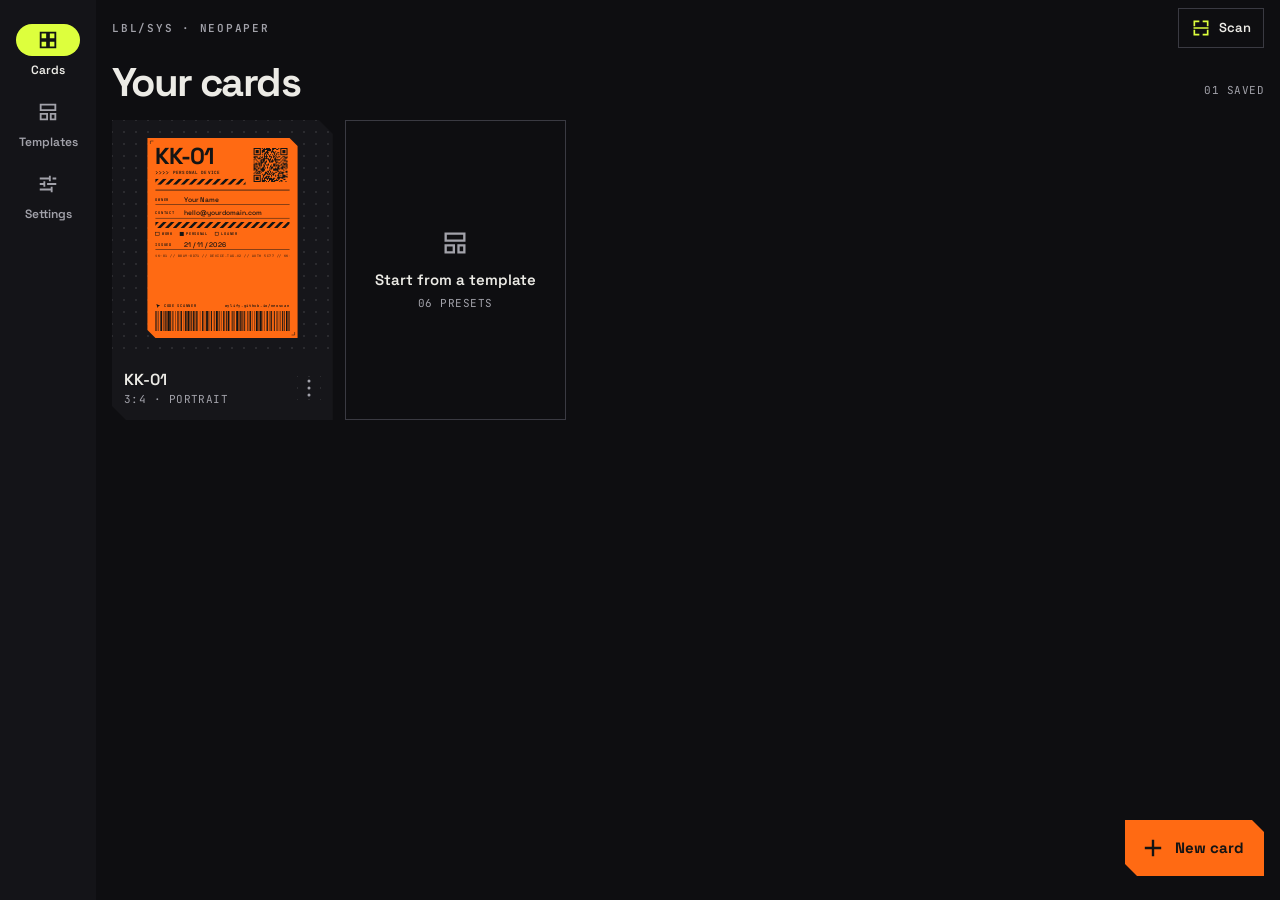
<file: index.html>
<!doctype html>
<html lang="en">
<head>
  <meta charset="utf-8">
  <meta name="viewport" content="width=device-width, initial-scale=1, viewport-fit=cover, interactive-widget=resizes-content">
  <title>NEOPAPER</title>
  <meta name="description" content="Device-label wallpapers with your contact QR and a reader-app barcode. Works offline; everything stays on your device.">
  <meta name="theme-color" content="#0E0E11">
  <meta name="color-scheme" content="dark">
  <meta name="apple-mobile-web-app-capable" content="yes">
  <meta name="mobile-web-app-capable" content="yes">
  <meta name="apple-mobile-web-app-status-bar-style" content="black-translucent">
  <meta name="apple-mobile-web-app-title" content="NEOPAPER">
  <link rel="manifest" href="manifest.webmanifest">
  <link rel="icon" href="icons/favicon.svg" type="image/svg+xml">
  <link rel="apple-touch-icon" href="icons/apple-touch-icon.png">
  <link rel="preload" href="fonts/space_grotesk.ttf" as="font" type="font/ttf" crossorigin>
  <link rel="preload" href="fonts/jetbrains_mono.ttf" as="font" type="font/ttf" crossorigin>
  <link rel="modulepreload" href="js/app.js">
  <link rel="modulepreload" href="js/ui.js">
  <link rel="modulepreload" href="js/state.js">
  <link rel="modulepreload" href="js/nav.js">
  <link rel="modulepreload" href="js/render.js">
  <link rel="modulepreload" href="js/home.js">
  <link rel="modulepreload" href="js/builder.js">
  <link rel="modulepreload" href="js/cardedit.js">
  <link rel="modulepreload" href="js/editors.js">
  <link rel="modulepreload" href="js/scan.js">
  <link rel="modulepreload" href="js/model.js">
  <link rel="modulepreload" href="js/np1.js">
  <link rel="modulepreload" href="js/store.js">
  <link rel="modulepreload" href="js/photo.js">
  <link rel="modulepreload" href="js/previews.js">
  <link rel="modulepreload" href="js/codes.js">
  <link rel="modulepreload" href="js/qr.js">
  <link rel="modulepreload" href="js/capacity.js">
  <link rel="modulepreload" href="js/code128.js">
  <link rel="modulepreload" href="js/colors.js">
  <link rel="modulepreload" href="js/colorpicker.js">
  <link rel="modulepreload" href="js/sheet.js">
  <link rel="modulepreload" href="js/export.js">
  <link rel="modulepreload" href="js/install.js">
  <link rel="modulepreload" href="js/config.js">
  <link rel="modulepreload" href="js/parse.js">
  <link rel="stylesheet" href="css/style.css">
</head>
<body>
  <div id="app"></div>
  <div class="boot" id="boot" aria-hidden="true"><i></i></div>

  <div class="toast" id="toast" role="status" aria-live="polite"></div>
  <div class="busy" id="busy" hidden role="alert" aria-live="assertive">
    <div class="busy-card"><i></i></div>
    <p class="busy-text mono-label"></p>
  </div>

  <noscript><p class="fatal">NEOPAPER needs JavaScript.</p></noscript>
  <script type="module" src="js/app.js"></script>
</body>
</html>
</file>
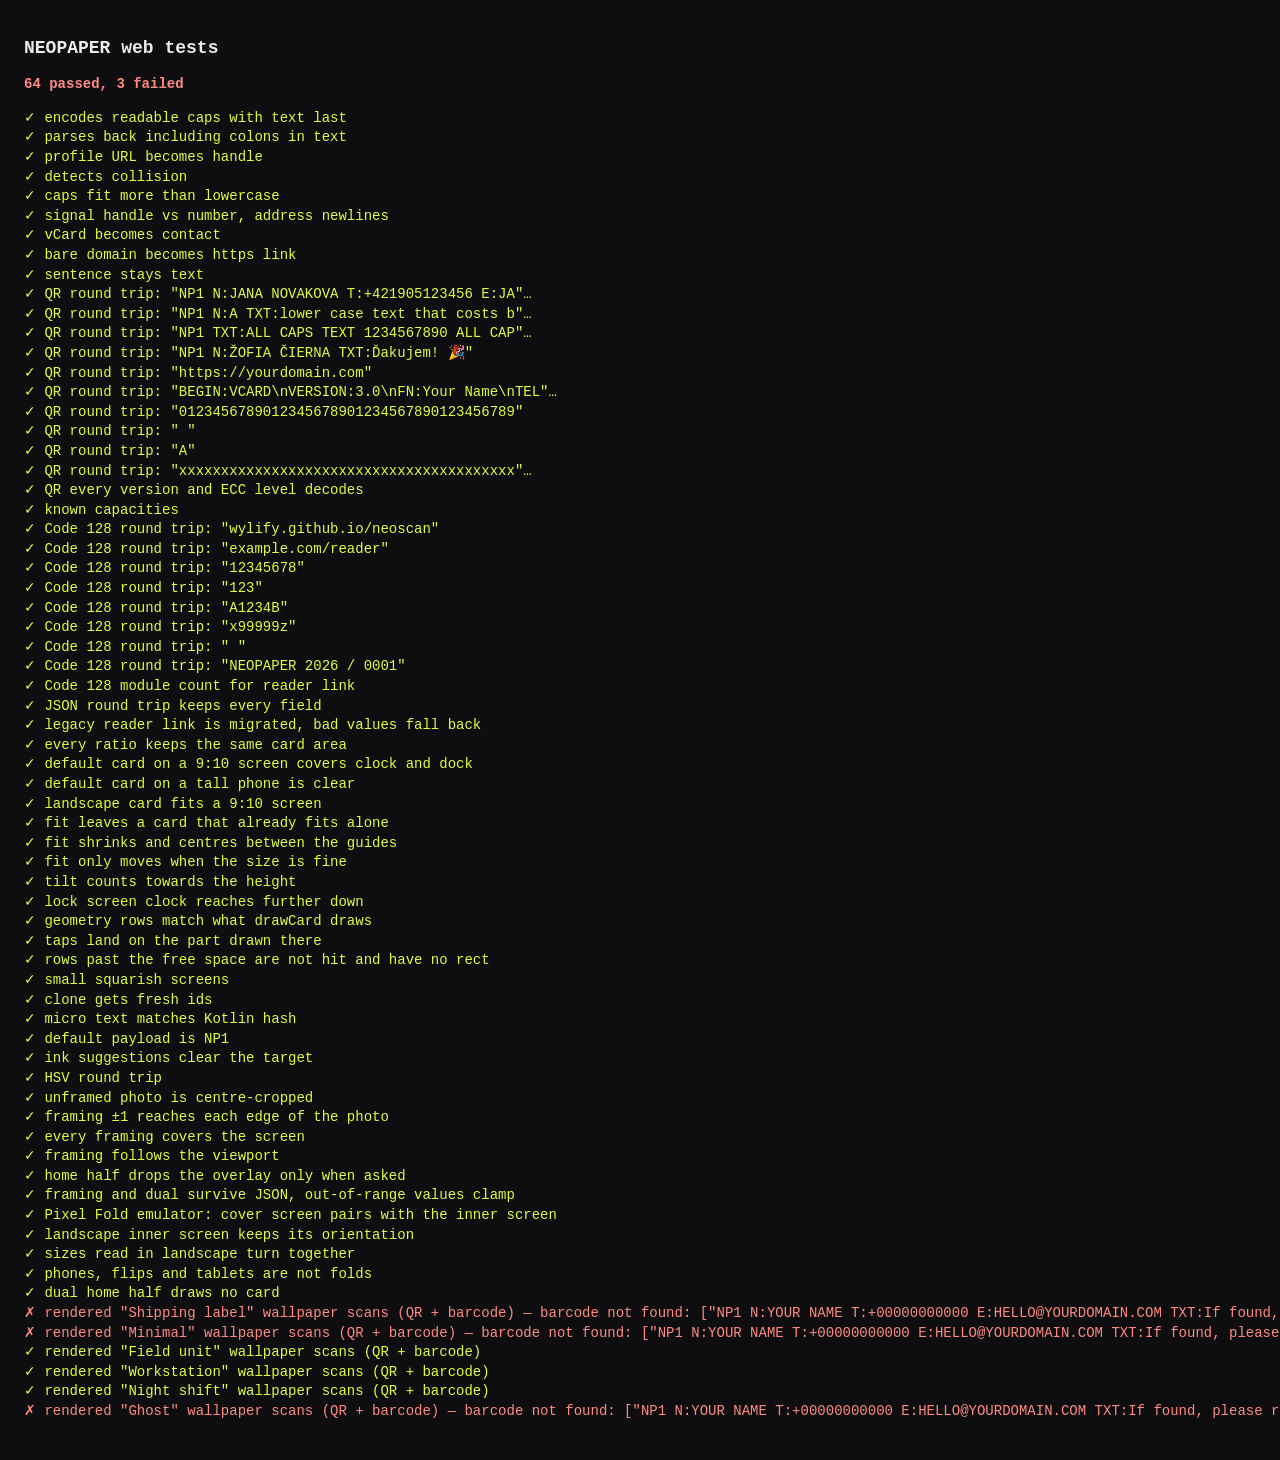
<file: tests/index.html>
<!doctype html>
<html lang="en">
<head>
  <meta charset="utf-8">
  <meta name="viewport" content="width=device-width, initial-scale=1">
  <title>NEOPAPER web tests</title>
  <style>
    body { font: 14px/1.4 ui-monospace, Menlo, monospace; background: #0E0E11; color: #ECEBE6; padding: 16px; }
    .ok { color: #DDFF3D; } .fail { color: #FF8A80; } h1 { font-size: 18px; }
  </style>
</head>
<body>
  <h1>NEOPAPER web tests</h1>
  <p id="sum">Running…</p>
  <pre id="out"></pre>
  <script src="../vendor/zxing/zxing-reader.js"></script>
  <script type="module">
    import { encodeNp1, normalize, collides, NP_KEYS } from '../js/np1.js';
    import { interpret, parseNp1 } from '../js/parse.js';
    import { encodeQr, ECC, dataBits } from '../js/qr.js';
    import { plan } from '../js/capacity.js';
    import { code128Widths } from '../js/code128.js';
    import { cardCodes } from '../js/codes.js';
    import { newCard, toJson, fromJson, templates, payload, unitSize, cloneCard, makeRow, homeOnly } from '../js/model.js';
    import { foldFrom, foldStrip } from '../js/fold.js';
    import { suggestInk, suggestBackdrop, contrast, INK_TARGET, toHsv, fromHsv } from '../js/colors.js';
    import { drawWallpaper, drawCard, microText, cardGeometry, hitTarget, targetRect, photoRect } from '../js/render.js';
    import { cardOverlaps, cardPlacement, fitBetweenGuides, isSmallSquarish } from '../js/placement.js';

    const ZX = window.ZXingWASM;
    ZX.prepareZXingModule({ overrides: { locateFile: (p, prefix) => (p.endsWith('.wasm') ? new URL(`../vendor/zxing/${p}`, location.href).href : prefix + p) }, fireImmediately: true });

    const out = document.getElementById('out');
    let pass = 0, fail = 0;
    const log = (cls, msg) => { const s = document.createElement('span'); s.className = cls; s.textContent = msg + '\n'; out.append(s); };
    async function test(name, fn) {
      try { await fn(); pass++; log('ok', '✓ ' + name); }
      catch (e) { fail++; log('fail', '✗ ' + name + ' — ' + (e && e.message || e)); console.error(name, e); }
    }
    const eq = (a, b, m = '') => { const A = JSON.stringify(a), B = JSON.stringify(b); if (A !== B) throw new Error(`${m} expected ${B}, got ${A}`); };
    const ok = (c, m = 'assertion failed') => { if (!c) throw new Error(m); };
    const f = (key, value) => ({ key, value });
    import { invert } from '../js/scan.js';

    /** Renders a QR matrix to ImageData (4 px modules, 4-module quiet zone) and decodes it. */
    async function decodeQr(q, scale = 4) {
      const n = q.size + 8, c = document.createElement('canvas'); c.width = c.height = n * scale;
      const x = c.getContext('2d'); x.fillStyle = '#fff'; x.fillRect(0, 0, c.width, c.height); x.fillStyle = '#000';
      for (let y = 0; y < q.size; y++) for (let i = 0; i < q.size; i++) if (q.modules[y * q.size + i]) x.fillRect((i + 4) * scale, (y + 4) * scale, scale, scale);
      const r = await ZX.readBarcodes(x.getImageData(0, 0, c.width, c.height), { formats: ['QRCode'], tryHarder: true });
      return r[0];
    }
    async function decodeBar(text) {
      const w = code128Widths(text), mod = 3, total = w.reduce((a, b) => a + b, 0);
      const c = document.createElement('canvas'); c.width = (total + 20) * mod; c.height = 80;
      const x = c.getContext('2d'); x.fillStyle = '#fff'; x.fillRect(0, 0, c.width, c.height); x.fillStyle = '#000';
      let p = 10;
      w.forEach((v, i) => { if (i % 2 === 0) x.fillRect(p * mod, 10, v * mod, 60); p += v; });
      const r = await ZX.readBarcodes(x.getImageData(0, 0, c.width, c.height), { formats: ['Code128'], tryHarder: true });
      return r[0]?.text;
    }

    // ── NP1 (ported from Np1Test.kt) ──
    await test('encodes readable caps with text last', () => {
      eq(encodeNp1([f('TXT', 'Call me after 18:00!'), f('N', 'Jana Novakova'), f('T', '+421 905 123 456'), f('E', 'jana@novak.sk'),
        f('W', 'https://www.novak.sk/Shop'), f('IG', '@jana.novak'), f('A', 'Hlavna 12, 81101 Bratislava, SK'), f('X', '')]),
        'NP1 N:JANA NOVAKOVA T:+421905123456 E:JANA@NOVAK.SK W:NOVAK.SK/Shop IG:JANA.NOVAK A:HLAVNA 12/81101 BRATISLAVA/SK TXT:Call me after 18:00!');
    });
    await test('parses back including colons in text', () => {
      eq(parseNp1('NP1 N:JANA T:+421905 W:A.SK/X:Y TXT:Note: X:not a key'), [['N', 'JANA'], ['T', '+421905'], ['W', 'A.SK/X:Y'], ['TXT', 'Note: X:not a key']]);
    });
    await test('profile URL becomes handle', () => eq(normalize('X', 'https://x.com/jananovak'), 'JANANOVAK'));
    await test('detects collision', () => { ok(collides('N', 'Jana T:2')); ok(!collides('TXT', 'Jana T:2')); ok(!collides('N', 'Jana')); });
    await test('caps fit more than lowercase', () => {
      const caps = plan('NP1 TXT:' + 'HELLO WORLD '.repeat(10)), lower = plan('NP1 TXT:' + 'hello world '.repeat(10));
      ok(caps.freeBits > lower.freeBits); ok(caps.moreCaps > 0);
    });
    await test('signal handle vs number, address newlines', () => {
      eq(normalize('SIG', '@jana.01'), 'JANA.01'); eq(normalize('SIG', '+421 905'), '+421905'); eq(normalize('A', 'A 1\nB 2'), 'A 1/B 2');
    });

    // ── Scan parsing (ScannerTest.kt) ──
    await test('vCard becomes contact', () => {
      const r = interpret('BEGIN:VCARD\nVERSION:3.0\nFN:Your Name\nTEL;TYPE=CELL:+00 000\nEMAIL:hello@yourdomain.com\nORG:Wylify\nEND:VCARD', 'QRCode');
      eq([r.kind, r.name, r.phones, r.emails, r.org], ['contact', 'Your Name', ['+00 000'], ['hello@yourdomain.com'], 'Wylify']);
    });
    await test('bare domain becomes https link', () => { const r = interpret('wylify.github.io/neoscan', 'Code128'); eq([r.kind, r.url, r.format], ['link', 'https://wylify.github.io/neoscan', 'CODE 128']); });
    await test('sentence stays text', () => eq(interpret('If found, please return.', 'QRCode').kind, 'text'));

    // ── QR encoder round trips through zxing ──
    await ZX.readBarcodes(new ImageData(8, 8), { formats: ['QRCode'] }).catch(() => {});
    const samples = [
      'NP1 N:JANA NOVAKOVA T:+421905123456 E:JANA@NOVAK.SK',
      'NP1 N:A TXT:' + 'lower case text that costs bytes '.repeat(6),
      'NP1 TXT:' + 'ALL CAPS TEXT 1234567890 '.repeat(12),
      'NP1 N:ŽOFIA ČIERNA TXT:Ďakujem! 🎉',
      'https://yourdomain.com', 'BEGIN:VCARD\nVERSION:3.0\nFN:Your Name\nTEL:+00 000 000 000\nEMAIL:hello@yourdomain.com\nEND:VCARD',
      '0123456789012345678901234567890123456789', ' ', 'A', 'x'.repeat(600),
    ];
    for (const s of samples) {
      await test(`QR round trip: ${JSON.stringify(s.slice(0, 40))}${s.length > 40 ? '…' : ''}`, async () => {
        const pl = plan(s);
        const q = encodeQr(s, { minVersion: pl.version, ecc: pl.ecc, boost: false });
        ok(q, 'encoder returned null');
        eq(q.version, pl.version, 'version vs plan');
        const r = await decodeQr(q);
        ok(r, 'zxing could not decode');
        eq(r.text, s, 'decoded text');
      });
    }
    await test('QR every version and ECC level decodes', async () => {
      for (let v = 1; v <= 40; v += (v < 12 ? 1 : 3)) {
        for (const e of [ECC.L, ECC.M, ECC.Q, ECC.H]) {
          const cap = dataBits(v, e);
          // Fill most of the version with alphanumeric data so this exact version is chosen.
          const len = Math.floor((cap - 4 - 13 - 8) / 5.5);
          const text = 'NEOPAPER-'.repeat(Math.ceil(len / 9)).slice(0, len);
          const q = encodeQr(text, { minVersion: v, ecc: e, boost: false });
          eq([q.version, q.ecc], [v, e], `V${v}/${e}`);
          const r = await decodeQr(q, 3);
          ok(r && r.text === text, `V${v} ECC ${'LMQH'[e]} failed to decode`);
        }
      }
    });
    await test('known capacities', () => { eq(dataBits(1, ECC.L), 152); eq(dataBits(10, ECC.L), 2192); eq(dataBits(40, ECC.L), 23648); eq(dataBits(40, ECC.H), 10208); });

    // ── Code 128 ──
    for (const s of ['wylify.github.io/neoscan', 'example.com/reader', '12345678', '123', 'A1234B', 'x99999z', ' ', 'NEOPAPER 2026 / 0001']) {
      await test(`Code 128 round trip: ${JSON.stringify(s)}`, async () => eq(await decodeBar(s), s));
    }
    await test('Code 128 module count for reader link', () => eq(code128Widths('wylify.github.io/neoscan').reduce((a, b) => a + b, 0), 299));

    // ── Model ──
    await test('JSON round trip keeps every field', () => {
      for (const [, t] of templates()) { const a = toJson(t), b = toJson(fromJson(JSON.parse(JSON.stringify(a)))); b.qr.fields.forEach((x, i) => (x.id = a.qr.fields[i]?.id)); eq(b, a); }
    });
    await test('legacy reader link is migrated, bad values fall back', () => {
      const c = fromJson({ barcodeLink: 'example.com/reader', barcodeCaption: 'READER APP', ratio: 'nope', rows: [{ kind: 'zzz', h: 999 }], qr: { fields: [{ k: 'BAD' }, { k: 'N', v: 'A' }] } });
      eq([c.barcodeLink, c.barcodeCaption, c.ratio, c.rows[0].kind, c.rows[0].height, c.qr.fields.length], ['wylify.github.io/neoscan', 'CODE SCANNER', 'R3_4', 'space', 64, 1]);
    });
    await test('every ratio keeps the same card area', () => {
      for (const r of ['R3_4', 'R2_3', 'R9_16', 'R1_1']) { const [w, h] = unitSize(newCard({ ratio: r })); ok(Math.abs(w * h - 120000) < 400, r); }
      eq(unitSize(newCard()), [300, 400]); eq(unitSize(newCard({ landscape: true })), [400, 300]);
    });
    // Same cases as the Android app's PlacementTest.
    await test('default card on a 9:10 screen covers clock and dock', () => eq(cardOverlaps(newCard(), 1080, 1200), { clock: true, dock: true }));
    await test('default card on a tall phone is clear', () => eq(cardOverlaps(newCard(), 1080, 2400), { clock: false, dock: false }));
    await test('landscape card fits a 9:10 screen', () => eq(cardOverlaps(newCard({ landscape: true }), 1080, 1200), { clock: false, dock: false }));
    await test('fit leaves a card that already fits alone', () => { const c = newCard({ nudge: 0.05 }); ok(fitBetweenGuides(c, 1080, 2400) === c); });
    await test('fit shrinks and centres between the guides', () => {
      const f = fitBetweenGuides(newCard(), 1080, 1200);
      eq(cardOverlaps(f, 1080, 1200), { clock: false, dock: false }); ok(f.cardSize < 0.74);
    });
    await test('fit only moves when the size is fine', () => {
      const c = newCard({ cardSize: 0.5, nudge: -0.25 }), f = fitBetweenGuides(c, 1080, 2400);
      eq(f.cardSize, 0.5); ok(f.nudge > c.nudge); eq(cardOverlaps(f, 1080, 2400), { clock: false, dock: false });
    });
    await test('tilt counts towards the height', () => {
      ok(cardPlacement(newCard({ tilt: 8 }), 1080, 2400).boundsH > cardPlacement(newCard(), 1080, 2400).boundsH);
      eq(cardOverlaps(fitBetweenGuides(newCard({ tilt: 8 }), 1080, 1200), 1080, 1200), { clock: false, dock: false });
    });
    await test('lock screen clock reaches further down', () => {
      // Sits just below the home screen's At a Glance but under the lock screen's large clock.
      const c = newCard({ cardSize: 0.5, nudge: -0.18 });
      eq(cardOverlaps(c, 1080, 2400, 'HOME'), { clock: false, dock: false });
      eq(cardOverlaps(c, 1080, 2400, 'LOCK'), { clock: true, dock: false });
      eq(cardOverlaps(fitBetweenGuides(c, 1080, 2400, 'LOCK'), 1080, 2400, 'LOCK'), { clock: false, dock: false });
    });
    // ── Card geometry (shared by drawing, hit-testing and the on-card editor) ──
    await test('geometry rows match what drawCard draws', () => {
      for (const [, t] of templates()) {
        const g = cardGeometry(t), ctx = document.createElement('canvas').getContext('2d');
        const info = drawCard(ctx, t, cardCodes(payload(t.qr), t.barcodeLink), 0, 0, 300);
        eq([g.rowsShown, g.rows.length], [info.shown, info.total]);
      }
    });
    await test('taps land on the part drawn there', () => {
      const c = newCard(), g = cardGeometry(c);
      const centre = (r) => [r.x + r.w / 2, r.y + r.h / 2];
      eq(hitTarget(g, ...centre(g.qrRect)), 'qr');
      eq(hitTarget(g, ...centre(g.code)), 'header');
      eq(hitTarget(g, ...centre(g.footer)), 'footer');
      for (const s of g.rows.filter((x) => x.fits)) eq(hitTarget(g, 150, s.top + s.height / 2), s.row.id);
      ok(targetRect(g, 'footer').y > targetRect(g, g.rows[0].row.id).y);
    });
    await test('rows past the free space are not hit and have no rect', () => {
      const c = newCard({ rows: Array.from({ length: 14 }, () => makeRow('owner')) }), g = cardGeometry(c);
      const off = g.rows.filter((s) => !s.fits);
      ok(off.length > 0 && g.rows.slice(g.rowsShown).every((s) => !s.fits));
      for (const s of off) { ok(targetRect(g, s.row.id) === null); ok(hitTarget(g, 150, s.top + 2) !== s.row.id); }
    });
    await test('small squarish screens', () => {
      ok(isSmallSquarish(520, 578)); ok(isSmallSquarish(443, 492)); ok(!isSmallSquarish(412, 915)); ok(!isSmallSquarish(790, 820));
    });
    await test('clone gets fresh ids', () => { const a = newCard(), b = cloneCard(a); ok(a.rows[0].id !== b.rows[0].id && a.qr.fields[0].id !== b.qr.fields[0].id); });
    await test('micro text matches Kotlin hash', () => ok(microText('KK-01').startsWith('KK-01 // ')));
    await test('default payload is NP1', () => eq(payload(newCard().qr), 'NP1 N:YOUR NAME T:+00000000000 E:HELLO@YOURDOMAIN.COM TXT:If found, please return.'));

    // ── Colours ──
    await test('ink suggestions clear the target', () => {
      // Mid-grey is left out: nothing reaches 7:1 against it (the Kotlin version behaves the same).
      for (const c of [0xFFFF6A13, 0xFFDDFF3D, 0xFF141414, 0xFF2A1B3D].map((x) => x | 0)) suggestInk(c).forEach((s) => ok(contrast(s, c) >= INK_TARGET - 0.01, c.toString(16)));
      ok(suggestBackdrop(0xFFFF6A13 | 0).length > 0);
    });
    await test('HSV round trip', () => { for (const c of [0xFFFF6A13, 0xFF123456, 0xFFFFFFFF, 0xFF000000].map((x) => x | 0)) eq(fromHsv(...toHsv(c)), c); });

    // ── Photo framing (PhotoFramingTest.kt) ──
    const near = (a, b, m = '') => { if (Math.abs(a - b) > 0.01) throw new Error(`${m} expected ${b}, got ${a}`); };
    await test('unframed photo is centre-cropped', () => {
      const r = photoRect(newCard(), 2000, 1000, { x: 0, y: 0, w: 1080, h: 2400 });
      near(r.h, 2400); near(r.w, 4800); near(r.x, -(4800 - 1080) / 2); near(r.y, 0);
    });
    await test('framing ±1 reaches each edge of the photo', () => {
      const vp = { x: 0, y: 0, w: 1080, h: 2400 };
      near(photoRect(newCard({ photoX: -1 }), 2000, 1000, vp).x, 0, 'left');
      const r = photoRect(newCard({ photoX: 1 }), 2000, 1000, vp); near(r.x + r.w, 1080, 'right');
      const z = photoRect(newCard({ photoZoom: 2, photoY: 1 }), 2000, 1000, vp); near(z.y + z.h, 2400, 'bottom');
    });
    await test('every framing covers the screen', () => {
      const vp = { x: 0, y: 0, w: 1080, h: 2400 };
      for (const zoom of [1, 1.7, 5]) for (const x of [-1, 0, 0.4, 1]) for (const y of [-1, 0.3, 1]) {
        const r = photoRect(newCard({ photoZoom: zoom, photoX: x, photoY: y }), 1600, 1200, vp);
        ok(r.x <= 0.01 && r.y <= 0.01 && r.x + r.w >= 1079.99 && r.y + r.h >= 2399.99, JSON.stringify([zoom, x, y, r]));
      }
    });
    await test('framing follows the viewport', () => {
      const r = photoRect(newCard(), 1000, 1000, { x: 100, y: 50, w: 500, h: 500 });
      near(r.x, 100); near(r.y, 50); near(r.w, 500);
    });
    await test('home half drops the overlay only when asked', () => {
      eq(homeOnly(newCard({ overlay: 'GRID' })).overlay, 'GRID');
      eq(homeOnly(newCard({ overlay: 'GRID', homeOverlay: false })).overlay, 'NONE');
    });
    await test('framing and dual survive JSON, out-of-range values clamp', () => {
      const c = fromJson(JSON.parse(JSON.stringify(toJson(newCard({ photoZoom: 2.5, photoX: -0.4, photoY: 0.8, dual: true, homeOverlay: false })))));
      eq([c.photoZoom, c.photoX, c.photoY, c.dual, c.homeOverlay], [2.5, -0.4, 0.8, true, false]);
      const d = fromJson({ photoZoom: 99, photoX: -7, photoY: 'x' });
      eq([d.photoZoom, d.photoX, d.photoY, d.dual, d.homeOverlay], [5, -1, 0, false, true]);
    });

    // ── Foldables (FoldTest.kt) ──
    await test('Pixel Fold emulator: cover screen pairs with the inner screen', () => {
      const g = foldFrom([[1080, 2364], [2076, 2152]]);
      eq(g, { closedW: 1080, closedH: 2364, openW: 2076, openH: 2152 });
      const s = foldStrip(g);
      near(s.h, 2152); near(s.w, 2152 * 1080 / 2364); near(s.x + s.w / 2, 1038);
    });
    await test('landscape inner screen keeps its orientation', () => {
      const g = foldFrom([[1080, 2092], [2208, 1840]]);
      eq(g, { closedW: 1080, closedH: 2092, openW: 2208, openH: 1840 });
      near(foldStrip(g).h, 1840);
    });
    await test('sizes read in landscape turn together', () => {
      eq(foldFrom([[2364, 1080], [2152, 2076]]), { closedW: 1080, closedH: 2364, openW: 2076, openH: 2152 });
    });
    await test('phones, flips and tablets are not folds', () => {
      eq(foldFrom([[1080, 2400]]), null); eq(foldFrom([[2560, 1600]]), null);
      eq(foldFrom([[1080, 2640], [720, 748]]), null);
    });
    await test('dual home half draws no card', () => {
      const c = document.createElement('canvas'); c.width = 270; c.height = 600;
      const x = c.getContext('2d'), t = newCard();
      const info = drawWallpaper(x, t, cardCodes(payload(t.qr), t.barcodeLink), null, 270, 600, { card: false });
      eq(info, null);
      const px = x.getImageData(135, 300, 1, 1).data; // the card's centre: still the backdrop colour
      eq([px[0], px[1], px[2]], [0xE7, 0xE6, 0xE2]);
    });

    // ── Rendering: a rendered card scans ──
    await document.fonts.ready;
    for (const [name, t] of templates()) {
      await test(`rendered "${name}" wallpaper scans (QR + barcode)`, async () => {
        const W = 1080, H = 2400, c = document.createElement('canvas'); c.width = W; c.height = H;
        const x = c.getContext('2d');
        drawWallpaper(x, t, cardCodes(payload(t.qr), t.barcodeLink), null, W, H);
        const d = x.getImageData(0, 0, W, H);
        const r = await ZX.readBarcodes(d, { formats: ['QRCode', 'Code128'], tryHarder: true, maxNumberOfSymbols: 4 });
        // zxing does not read light-on-dark 1D codes; the scanner retries on an inverted frame.
        invert(d);
        const r2 = await ZX.readBarcodes(d, { formats: ['Code128'], tryHarder: true, maxNumberOfSymbols: 2 });
        const texts = [...r, ...r2].map((z) => z.text);
        ok(texts.includes(payload(t.qr)), 'QR not found: ' + JSON.stringify(texts));
        ok(texts.includes(t.barcodeLink), 'barcode not found: ' + JSON.stringify(texts));
      });
    }

    document.getElementById('sum').innerHTML = `<b class="${fail ? 'fail' : 'ok'}">${pass} passed, ${fail} failed</b>`;
    window.__results = { pass, fail };
  </script>
</body>
</html>
</file>
<file: css/style.css>
/* NEOPAPER web: same ink, accents and cut-corner shapes as the Android app and NEOSCAN. */

@font-face { font-family: 'Space Grotesk'; src: url(../fonts/space_grotesk.ttf) format('truetype'); font-weight: 300 700; font-display: swap; }
@font-face { font-family: 'JetBrains Mono'; src: url(../fonts/jetbrains_mono.ttf) format('truetype'); font-weight: 100 800; font-display: swap; }
/* Foreign-script warning fillers (SIL OFL 1.1), cut down to the glyphs those rows print. */
@font-face { font-family: 'Warn Hanzi'; src: url(../fonts/warn_hanzi.ttf) format('truetype'); font-display: swap; }
@font-face { font-family: 'Warn Kana'; src: url(../fonts/warn_kana.ttf) format('truetype'); font-display: swap; }
@font-face { font-family: 'Warn Cyrillic'; src: url(../fonts/warn_cyrillic.ttf) format('truetype'); font-display: swap; }
@font-face { font-family: 'Warn Hangul'; src: url(../fonts/warn_hangul.ttf) format('truetype'); font-display: swap; }

:root {
  --bg: #0E0E11; --surface: #16161A; --surface2: #1E1E24; --bar: #141418; --line: #24242B;
  --outline: #3A3A42; --outline-strong: #5A5A63; --text: #ECEBE6; --muted: #A2A2AA;
  --orange: #FF6A13; --lime: #DDFF3D; --on-accent: #141414; --error: #FF8A80;
  --sans: 'Space Grotesk', system-ui, -apple-system, sans-serif;
  --mono: 'JetBrains Mono', ui-monospace, Menlo, monospace;
  --safe-t: env(safe-area-inset-top, 0px); --safe-b: env(safe-area-inset-bottom, 0px);
  --safe-l: env(safe-area-inset-left, 0px); --safe-r: env(safe-area-inset-right, 0px);
  --gut: max(16px, var(--safe-l));
  --ease: cubic-bezier(.2, .9, .3, 1);
  color-scheme: dark;
}

* { box-sizing: border-box; }
html, body { margin: 0; height: 100%; background: var(--bg); color: var(--text); font-family: var(--sans); -webkit-font-smoothing: antialiased; -webkit-text-size-adjust: 100%; }
body { overflow: hidden; overscroll-behavior: none; -webkit-tap-highlight-color: transparent; font-size: 14px; line-height: 20px; }
button, input, textarea { font: inherit; color: inherit; }
button { background: none; border: 0; padding: 0; cursor: pointer; text-align: inherit; touch-action: manipulation; }
button:disabled { cursor: default; opacity: .38; }
a { color: inherit; text-decoration: none; }
[hidden] { display: none !important; }
:focus-visible { outline: 2px solid var(--lime); outline-offset: 2px; }
p { margin: 0; }
h1, h2 { margin: 0; }

svg.ico { width: 24px; height: 24px; fill: none; stroke: currentColor; stroke-width: 2; stroke-linecap: square; stroke-linejoin: miter; flex: none; }
svg.ico.dots { stroke-width: 3; stroke-linecap: round; }
svg.ico.filled { fill: currentColor; stroke: none; }

.mono-label, .section-label { font-family: var(--mono); font-weight: 600; font-size: 11px; letter-spacing: .16em; line-height: 16px; }
.mono-small { font-family: var(--mono); font-size: 11px; letter-spacing: .04em; color: var(--muted); line-height: 16px; }
.section-label { color: var(--muted); }
.section-label.orange { color: var(--orange); }
.mt { margin-top: 14px; }
.muted { color: var(--muted); }
.lime { color: var(--lime) !important; } .orange { color: var(--orange) !important; } .error { color: var(--error) !important; }
.grow { flex: 1; min-width: 0; }
.title { font-weight: 600; font-size: 15px; line-height: 20px; }
.body { font-size: 13px; line-height: 18px; }
.lead { color: var(--muted); padding: 0 0 12px; }
.ellip { white-space: nowrap; overflow: hidden; text-overflow: ellipsis; }
.cut { clip-path: polygon(0 0, calc(100% - 14px) 0, 100% 14px, 100% 100%, 14px 100%, 0 calc(100% - 14px)); }
.cut-s { clip-path: polygon(0 0, calc(100% - 8px) 0, 100% 8px, 100% 100%, 8px 100%, 0 calc(100% - 8px)); }
.dots { background-color: transparent; background-image: radial-gradient(circle, rgba(255, 255, 255, .09) 1px, transparent 1.4px); background-size: 12px 12px; background-position: 6px 6px; }
.stack { display: flex; flex-direction: column; gap: 12px; }
.stack.tight { gap: 6px; }
.row { display: flex; gap: 12px; }
.row > * { flex: 1; min-width: 0; }
.row > .wide { flex: 1.3; }
.inline { display: flex; align-items: center; gap: 8px; }
.w64 { width: 64px; flex: none; }
.note { font-size: 12px; line-height: 16px; color: var(--muted); }
.note.warn { color: var(--orange); }

#app { position: fixed; inset: 0; overflow: hidden; }
.screen { position: absolute; inset: 0; display: flex; flex-direction: column; background: var(--bg); overflow: hidden; outline: none; }
.screen.covered { visibility: hidden; }
.screen.covered.gone { display: none; }
.scroll { flex: 1; overflow-y: auto; overscroll-behavior: contain; padding: 0 calc(var(--safe-r) + 16px) 24px var(--gut); display: flex; flex-direction: column; gap: 12px; -webkit-overflow-scrolling: touch; }
.fatal { padding: 32px 16px; max-width: 480px; margin: auto; }

.boot { position: fixed; inset: 0; display: grid; place-items: center; background: var(--bg); z-index: 1; }
.boot i { width: 48px; height: 64px; background: var(--orange); clip-path: polygon(0 0, calc(100% - 8px) 0, 100% 8px, 100% 100%, 8px 100%, 0 calc(100% - 8px)); animation: pulse 1s ease-in-out infinite alternate; }
@keyframes pulse { to { opacity: .4; } }

/* ── Buttons ─────────────────────────────────────────────────────────────────────── */

.btn {
  --cut: 10px;
  position: relative; display: inline-flex; align-items: center; justify-content: center; gap: 8px;
  min-height: 52px; padding: 0 16px; font-weight: 700; font-size: 15px; white-space: nowrap;
  clip-path: polygon(0 0, calc(100% - var(--cut)) 0, 100% var(--cut), 100% 100%, var(--cut) 100%, 0 calc(100% - var(--cut)));
}
.btn svg { width: 20px; height: 20px; stroke-width: 2.2; }
.btn span { overflow: hidden; text-overflow: ellipsis; }
.btn.primary { background: var(--orange); color: var(--on-accent); }
.btn.primary:hover { filter: brightness(1.08); }
.btn.outline { clip-path: none; border: 1.5px solid var(--text); color: var(--text); }
.btn.outline:hover { background: rgba(255, 255, 255, .05); }
.text-btn { display: inline-flex; align-items: center; gap: 4px; padding: 10px 8px; font-weight: 600; font-size: 14px; color: var(--text); }
.text-btn.lime { color: var(--lime); }
.text-btn.danger { color: var(--error); }
.text-btn.center { align-self: center; margin-top: 8px; }
.icon-btn { width: 48px; height: 48px; display: grid; place-items: center; border-radius: 50%; flex: none; color: var(--text); }
.icon-btn:hover { background: rgba(255, 255, 255, .08); }
.icon-btn.muted { color: var(--muted); }
.icon-btn[aria-pressed="true"] { color: var(--lime); }
.save-btn { height: 40px; padding: 0 18px; background: var(--lime); color: var(--on-accent); font-weight: 700; font-size: 15px; }
.tag { display: inline-block; background: var(--lime); color: var(--on-accent); font-family: var(--mono); font-weight: 600; font-size: 9px; letter-spacing: .12em; line-height: 14px; padding: 1px 5px; margin-left: 8px; vertical-align: 2px; }

/* ── Top bar, tabs, action bar ──────────────────────────────────────────────────── */

.topbar { display: flex; align-items: center; gap: 4px; min-height: 64px; padding: var(--safe-t) calc(var(--safe-r) + 12px) 0 calc(var(--safe-l) + 4px); flex: none; }
.bar-text { padding-left: 4px; min-width: 0; }
.bar-title { font-weight: 700; font-size: 20px; line-height: 26px; letter-spacing: -.02em; white-space: nowrap; overflow: hidden; text-overflow: ellipsis; outline: none; }
h1.bar-title { padding-left: 8px; }

.tabs { position: relative; display: flex; border-bottom: 1px solid var(--line); flex: none; padding: 0 var(--safe-r) 0 var(--safe-l); --tab: 0; }
.tab { flex: 1; height: 48px; text-align: center; font-weight: 600; font-size: 14px; color: var(--muted); transition: color .2s; }
.tab[aria-selected="true"] { color: var(--text); }
.tab-ink { position: absolute; bottom: -1px; height: 3px; width: 48px; background: var(--lime);
  left: calc(var(--safe-l) + (100% - var(--safe-l) - var(--safe-r)) / 4 * var(--tab) + (100% - var(--safe-l) - var(--safe-r)) / 8 - 24px); transition: left .28s var(--ease); }

.action-bar {
  position: absolute; left: 0; right: 0; bottom: 0; display: flex; gap: 12px; z-index: 2;
  padding: 20px calc(var(--safe-r) + 16px) calc(var(--safe-b) + 12px) var(--gut);
  background: linear-gradient(rgba(14, 14, 17, 0), var(--bg) 25%);
}
.action-bar > * { flex: 1; min-width: 0; }
.action-bar > .wide { flex: 1.3; }
@media (pointer: coarse) {
  .builder:has(.pane input:not([type="range"]):focus, .pane textarea:focus) .action-bar,
  .codes:has(.scroll input:focus, .scroll textarea:focus) .action-bar { display: none; }
}
.action-bar.single { position: static; background: none; padding-top: 8px; }

/* ── Home ────────────────────────────────────────────────────────────────────────── */

.home-head { padding: calc(var(--safe-t) + 4px) calc(var(--safe-r) + 16px) 16px var(--gut); flex: none; }
.home-top { display: flex; align-items: center; min-height: 48px; }
.scan-chip { display: flex; align-items: center; gap: 8px; height: 40px; padding: 0 12px; border: 1px solid var(--outline); font-weight: 600; font-size: 13px; }
.scan-chip:hover { background: var(--surface); }
.home-title { display: flex; align-items: flex-end; margin-top: 10px; }
.display { flex: 1; font-weight: 700; font-size: 40px; line-height: 42px; letter-spacing: -.04em; outline: none; }
.home-title .count { padding-bottom: 6px; }
.home-content { flex: 1; overflow-y: auto; overscroll-behavior: contain; padding: 0 calc(var(--safe-r) + 16px) 120px var(--gut); }
.grid { display: grid; grid-template-columns: repeat(auto-fill, minmax(148px, 1fr)); gap: 12px; }
@media (min-width: 600px) { .grid { grid-template-columns: repeat(auto-fill, minmax(188px, 1fr)); } }
.tile { display: flex; flex-direction: column; background: var(--surface); cursor: pointer; text-align: left; min-width: 0; position: relative; }
.tile:hover { background: #1A1A1F; }
.tile .stage { height: 236px; padding: 18px; display: grid; }
@media (max-width: 420px) { .tile .stage { height: 200px; padding: 14px; } .tile-ghost { min-height: 264px; } }
.tile .stage canvas { width: 100%; height: 100%; min-width: 0; min-height: 0; }
.tile-foot { display: flex; align-items: center; padding: 12px 4px 12px 12px; min-height: 64px; }
.tile-title { font-weight: 600; font-size: 16px; line-height: 22px; white-space: nowrap; overflow: hidden; text-overflow: ellipsis; }
.tile-menu { width: 40px; height: 40px; color: var(--muted); }
.tile-ghost { align-items: center; justify-content: center; min-height: 300px; background: none; border: 1px solid var(--outline); gap: 4px; text-align: center; }
.tile-ghost:hover { background: var(--surface); }
.tile-ghost .tile-title { font-size: 15px; margin-top: 8px; }
.fab {
  position: absolute; right: calc(var(--safe-r) + 16px); bottom: calc(var(--safe-b) + 96px); z-index: 3;
  display: flex; align-items: center; gap: 10px; height: 56px; padding: 0 20px 0 16px;
  background: var(--orange); color: var(--on-accent); font-weight: 700; font-size: 15px;
  clip-path: polygon(0 0, calc(100% - 12px) 0, 100% 12px, 100% 100%, 12px 100%, 0 calc(100% - 12px));
  box-shadow: 0 8px 24px rgba(0, 0, 0, .4);
}
.fab svg { stroke-width: 2.4; }
.bottom-nav { display: flex; flex: none; background: var(--bar); padding: 12px calc(var(--safe-r) + 8px) calc(var(--safe-b) + 12px) calc(var(--safe-l) + 8px); }
.nav-item { flex: 1; display: flex; flex-direction: column; align-items: center; gap: 4px; font-weight: 600; font-size: 12px; color: var(--muted); }
.nav-item .pill { width: 64px; height: 32px; display: grid; place-items: center; border-radius: 16px; transition: background .2s; }
.nav-item[aria-current="true"] { color: var(--text); }
.nav-item[aria-current="true"] .pill { background: var(--lime); color: var(--on-accent); }
.settings { display: flex; flex-direction: column; gap: 12px; max-width: 640px; }
.settings .section-label { margin-top: 12px; }
.settings .section-label:first-child { margin-top: 0; }
.panel-box { display: flex; flex-direction: column; gap: 10px; background: var(--surface); padding: 16px; }
.link-box { flex-direction: row; align-items: center; }
.link-box .grow { display: flex; flex-direction: column; gap: 2px; }
.link-box:hover { background: var(--surface2); }
.steps { margin: 0; padding-left: 20px; color: var(--muted); font-size: 14px; line-height: 22px; }

/* ── Builder ─────────────────────────────────────────────────────────────────────── */

.builder-body { flex: 1; display: flex; flex-direction: column; min-height: 0; }
.builder-stage { position: relative; height: var(--stage-h, 236px); flex: none; transition: height .3s var(--ease); display: grid; }
.builder-stage.wall-mode { height: var(--stage-h, 300px); }
.builder-stage.resizing { transition: none; }
.stage-handle { position: absolute; left: 50%; bottom: 0; transform: translateX(-50%); width: 72px; height: 22px; display: grid; place-items: center; cursor: ns-resize; touch-action: none; z-index: 1; }
.stage-handle i { width: 36px; height: 4px; border-radius: 2px; background: var(--outline-strong); transition: background .15s; }
.stage-handle:hover i, .builder-stage.resizing .stage-handle i { background: var(--lime); }
.stage-inner { position: relative; display: grid; padding: 18px 16px; min-height: 0; }
.stage-card { width: 100%; height: 100%; min-height: 0; filter: drop-shadow(0 10px 14px rgba(0, 0, 0, .35)); }
.builder-stage.wall-mode .stage-card, .builder-stage:not(.wall-mode) .wall-fit { display: none; }
.builder-stage.wall-mode .stage-inner { padding: 14px 16px; }
/* Room under the card for the name and the row count. */
.builder-stage:not(.wall-mode) .stage-inner { padding-bottom: 36px; }
.wall-fit { position: relative; width: 100%; height: 100%; min-height: 0; display: grid; place-items: center; }
.wall-frame { position: relative; flex: none; }
.wall-fit canvas { border: 2px solid var(--outline); border-radius: 14px; display: block; width: 100%; height: 100%; }
.wall-fit canvas.landscape { border-radius: 4px; }
/* Clock and dock guides (render/Placement.kt): approximate areas the system draws over. */
.guides { position: absolute; inset: 2px; border-radius: 12px; overflow: hidden; pointer-events: none; }
.wall-fit canvas.landscape + .guides { border-radius: 2px; }
.g-band { position: absolute; left: 0; right: 0; background: rgba(0, 0, 0, .3); --g: var(--lime); }
.g-band.hit { --g: var(--orange); }
.g-clock { top: 0; height: 22%; border-bottom: 1px dashed var(--g); display: flex; align-items: flex-end; }
.g-dock { top: 84%; bottom: 0; border-top: 1px dashed var(--g); }
.g-band span { font-family: var(--mono); font-weight: 600; font-size: 8px; letter-spacing: .1em; line-height: 10px; color: var(--g); padding: 2px 4px; }
.place-badge { position: absolute; right: calc(var(--safe-r) + 8px); bottom: 8px; z-index: 1; display: flex; align-items: center; gap: 5px;
  background: var(--orange); color: var(--on-accent); font-family: var(--mono); font-weight: 700; font-size: 11px; letter-spacing: .04em; padding: 5px 8px 5px 6px;
  clip-path: polygon(0 0, calc(100% - 4px) 0, 100% 4px, 100% 100%, 4px 100%, 0 calc(100% - 4px)); }
.place-warn { display: flex; align-items: center; gap: 10px; background: var(--surface); border: 1px solid var(--orange); padding: 4px 4px 4px 12px; }
.place-warn .grow { font-size: 14px; }
.place-warn .text-btn { padding: 10px 12px; }
.stage-note { position: absolute; bottom: 10px; pointer-events: none; }
.stage-note.left { left: calc(var(--safe-l) + 12px); font-weight: 600; letter-spacing: .16em; }
.stage-note.right { right: calc(var(--safe-r) + 12px); color: var(--lime); }
.stage-note.right.bad { color: var(--orange); }
.builder-side { position: relative; flex: 1; min-height: 0; display: flex; flex-direction: column; }
.pane { flex: 1; overflow-y: auto; overscroll-behavior: contain; padding: 16px calc(var(--safe-r) + 16px) 112px var(--gut); }

/* Wide windows (desktop, unfolded foldable, phone held sideways) that aren't clearly portrait:
   preview left, controls in a side pane. A portrait tablet keeps the stacked layout. */
@media (min-width: 700px) and (min-aspect-ratio: 17/20) {
  .builder-body { flex-direction: row; }
  .builder-stage, .builder-stage.wall-mode { height: auto; flex: 1; }
  .stage-handle { display: none; }
  .stage-inner { padding: 32px; }
  .builder-stage.wall-mode .stage-inner { padding: 28px; }
  .builder-side { flex: none; width: clamp(340px, 40vw, 440px); border-left: 1px solid var(--line); }
}

.label-row { display: flex; align-items: center; justify-content: space-between; gap: 12px; min-height: 40px; margin: 14px 0 4px; }
.label-row > :last-child { text-align: right; }
.label-row:first-child { margin-top: 0; }
.req-row { display: flex; gap: 8px; }
.req-tile { flex: 1; min-width: 0; height: 72px; padding: 10px; display: flex; flex-direction: column; justify-content: space-between; background: var(--surface); border: 1px solid var(--line); }
.req-tile:hover { border-color: var(--outline-strong); }
.req-label { font-family: var(--mono); font-weight: 600; font-size: 11px; letter-spacing: .16em; color: var(--orange); white-space: nowrap; overflow: hidden; }
.req-value { font-weight: 600; font-size: 15px; white-space: nowrap; overflow: hidden; text-overflow: ellipsis; }
.empty-hint { border: 1px solid var(--outline); padding: 14px; color: var(--muted); font-size: 12px; line-height: 16px; }

.row-list { display: flex; flex-direction: column; gap: 2px; touch-action: pan-y; }
.row-item { position: relative; height: 56px; }
.row-bg { position: absolute; inset: 0; display: flex; justify-content: space-between; align-items: center; padding: 0 20px; background: rgba(255, 138, 128, .22); visibility: hidden; }
.row-item.swiping .row-bg { visibility: visible; }
.row-fg { position: relative; display: flex; align-items: center; height: 100%; background: var(--surface); transition: transform .2s var(--ease); touch-action: pan-y; }
.row-item.swiping .row-fg { transition: none; }
.row-item.dragging { z-index: 2; transition: none; }
.row-item.dragging .row-fg { background: var(--surface2); box-shadow: 0 12px 28px rgba(0, 0, 0, .5); }
.drag-handle { width: 44px; height: 56px; display: grid; place-items: center; flex: none; cursor: grab; touch-action: none; }
.drag-handle.pinned { cursor: default; }
.row-item.dragging .drag-handle { cursor: grabbing; }
.handle-space { width: 14px; flex: none; }
.row-main { flex: 1; min-width: 0; height: 100%; display: flex; align-items: center; gap: 12px; padding-right: 12px; }
.row-main:hover .row-title { text-decoration: underline; text-decoration-color: var(--outline-strong); }
.row-glyph { width: 28px; height: 18px; flex: none; display: grid; place-items: center; }
.row-swatch { width: 28px; height: 18px; display: block; }
.row-text { flex: 1; min-width: 0; display: flex; flex-direction: column; }
.row-title { font-weight: 600; font-size: 15px; line-height: 20px; white-space: nowrap; overflow: hidden; text-overflow: ellipsis; }
.row-del { display: none; width: 40px; height: 40px; color: var(--muted); margin-right: 4px; }
@media (hover: hover) and (pointer: fine) { .row-item:hover .row-del { display: grid; } }

/* ── Controls ────────────────────────────────────────────────────────────────────── */

.segmented { display: flex; width: 100%; }
.segmented > button { flex: 1; min-width: 0; height: 40px; border: 1px solid var(--outline); margin-left: -1px; text-align: center; font-weight: 600; font-size: 13px; white-space: nowrap; overflow: hidden; text-overflow: ellipsis; padding: 0 6px; }
.segmented > button:first-child { margin-left: 0; }
.segmented > button[aria-checked="true"] { background: var(--lime); border-color: var(--lime); color: var(--on-accent); position: relative; }
.segmented > button:hover:not([aria-checked="true"]) { background: var(--surface); }

.chips { display: flex; gap: 8px; flex-wrap: wrap; }
.chip { height: 32px; padding: 0 12px; border: 1px solid var(--outline); font-weight: 600; font-size: 13px; white-space: nowrap; }
.chip[aria-checked="true"], .chip[aria-pressed="true"] { background: var(--lime); border-color: var(--lime); color: var(--on-accent); }
.chip:hover:not([aria-checked="true"]) { background: var(--surface); }

.switch-row { display: flex; align-items: center; gap: 12px; width: 100%; min-height: 56px; }
.switch-row .grow { display: flex; flex-direction: column; }
.switch-row .sub { color: var(--muted); font-size: 12px; line-height: 16px; }
.switch { width: 52px; height: 32px; border-radius: 16px; background: var(--surface2); border: 2px solid var(--outline); position: relative; flex: none; transition: background .2s, border-color .2s; }
.switch i { position: absolute; top: 6px; left: 6px; width: 16px; height: 16px; border-radius: 50%; background: var(--muted); transition: transform .2s var(--ease), background .2s, width .2s, height .2s, top .2s; }
.switch-row[aria-checked="true"] .switch { background: var(--lime); border-color: var(--lime); }
.switch-row[aria-checked="true"] .switch i { background: var(--on-accent); transform: translateX(20px); top: 2px; left: 2px; width: 24px; height: 24px; }

.slider-row { display: flex; align-items: center; gap: 8px; min-height: 48px; }
.slider-row .title { width: 64px; flex: none; }
.slider-row .readout { width: 52px; flex: none; text-align: right; font-family: var(--mono); font-size: 11px; color: var(--muted); }
input[type="range"] { -webkit-appearance: none; appearance: none; flex: 1; min-width: 0; height: 32px; background: transparent; margin: 0; --p: 50%; cursor: pointer; touch-action: pan-y; }
input[type="range"]::-webkit-slider-runnable-track { height: 4px; background: linear-gradient(90deg, var(--lime) var(--p), var(--surface2) var(--p)); }
input[type="range"]::-moz-range-track { height: 4px; background: var(--surface2); }
input[type="range"]::-moz-range-progress { height: 4px; background: var(--lime); }
input[type="range"]::-webkit-slider-thumb { -webkit-appearance: none; width: 20px; height: 20px; border-radius: 50%; background: var(--lime); margin-top: -8px; border: 0; }
input[type="range"]::-moz-range-thumb { width: 20px; height: 20px; border-radius: 50%; background: var(--lime); border: 0; }

.field { display: flex; flex-direction: column; gap: 4px; min-width: 0; }
.field-label { font-size: 12px; line-height: 16px; color: var(--muted); }
.field:focus-within .field-label { color: var(--lime); }
.field-input { width: 100%; min-height: 52px; padding: 13px 14px; background: transparent; border: 1px solid var(--outline-strong); border-radius: 0; font-size: 16px; line-height: 22px; outline: none; resize: vertical; }
.field-input.mono { font-family: var(--mono); font-size: 15px; letter-spacing: .04em; }
.field-input:focus { border-color: var(--lime); box-shadow: inset 0 0 0 1px var(--lime); }
.field-foot { display: flex; gap: 8px; font-size: 12px; line-height: 16px; color: var(--muted); padding: 0 2px; }
.field-foot .sup { flex: 1; min-width: 0; overflow-wrap: anywhere; }
.field-foot .sup.warn { color: var(--error); }
.field-foot .count { font-family: var(--mono); font-size: 11px; }

.ratio-row { display: flex; gap: 8px; }
.ratio { flex: 1; height: 52px; display: flex; align-items: center; justify-content: center; gap: 8px; border: 1px solid var(--outline); font-family: var(--mono); font-size: 13px; transition: background .2s; }
.ratio-glyph { display: block; border: 1.5px solid currentColor; }
.ratio[aria-checked="true"] { background: var(--lime); border-color: var(--lime); color: var(--on-accent); }
.preset-row { display: grid; grid-template-columns: repeat(7, minmax(0, 46px)); gap: 8px; }
.preset { width: 100%; aspect-ratio: 1; height: auto; display: flex; align-items: flex-end; padding: 2px 6px; font-weight: 600; font-size: 13px; outline-offset: -2px; }
.preset[aria-pressed="true"] { box-shadow: inset 0 0 0 2px var(--text); clip-path: none; }
.preset.add, .bg-swatch { display: grid; place-items: center; padding: 0; }
.preset.add { border: 1px solid var(--outline-strong); }
.bg-swatch { width: 100%; aspect-ratio: 1; border: 1px solid var(--line); }
.bg-swatch svg { visibility: hidden; }
.bg-swatch[aria-pressed="true"] { border: 2px solid var(--lime); }
.bg-swatch[aria-pressed="true"] svg { visibility: visible; }
.well { display: flex; align-items: center; gap: 10px; min-height: 52px; padding: 8px; border: 1px solid var(--outline-strong); text-align: left; flex: 1; min-width: 0; }
.well:hover { background: var(--surface); }
.well-swatch { width: 36px; height: 36px; border: 1px solid var(--line); flex: none; }
.well-text { display: flex; flex-direction: column; }
.suggest { display: flex; flex-direction: column; gap: 6px; }
.swatch-row { display: flex; gap: 8px; }
.suggest-swatch { flex: 1; border: 1px solid var(--line); display: flex; flex-direction: column; }
.suggest-swatch[aria-pressed="true"] { border: 2px solid var(--lime); }
.chip-color { height: 40px; display: grid; place-items: center; }
.suggest-swatch .mono-small { padding: 3px 6px; }
.contrast { display: flex; align-items: center; gap: 4px; color: var(--lime); }
.contrast.bad { color: var(--orange); }
.photo-thumb { width: 64px; height: 64px; flex: none !important; object-fit: cover; border: 2px solid var(--lime); }
.pick-photo { height: 64px; display: flex; align-items: center; justify-content: center; gap: 10px; border: 1px solid var(--outline-strong); font-weight: 600; font-size: 15px; }
.pick-photo:hover { background: var(--surface); }
.overlay-row { display: flex; gap: 8px; }
.overlay-tile { flex: 1; min-width: 0; height: 60px; display: flex; flex-direction: column; align-items: stretch; background: var(--surface); border: 1px solid var(--line); padding: 3px; gap: 2px; text-align: center; font-weight: 600; font-size: 12px; }
.overlay-tile[aria-checked="true"] { border: 2px solid var(--lime); padding: 2px; }
.ov { flex: 1; display: block; --c: rgba(255, 255, 255, .4); }
.ov-scanlines { background: repeating-linear-gradient(var(--c) 0 1.5px, transparent 1.5px 5px); }
.ov-grid { background: linear-gradient(90deg, var(--c) 1.5px, transparent 1.5px) 0 0 / 14px 14px, linear-gradient(var(--c) 1.5px, transparent 1.5px) 0 0 / 14px 14px; }
.ov-dots { background: radial-gradient(circle, var(--c) 1.5px, transparent 1.8px) 0 0 / 10px 10px; }
.ov-hud { background: linear-gradient(90deg, transparent calc(50% - .75px), var(--c) calc(50% - .75px) calc(50% + .75px), transparent 0), linear-gradient(transparent calc(50% - .75px), var(--c) calc(50% - .75px) calc(50% + .75px), transparent 0); }
.radio-list { display: flex; flex-direction: column; gap: 2px; }
.radio-item { display: flex; align-items: center; gap: 10px; height: 52px; padding: 0 14px 0 12px; background: var(--surface); }
.radio-item[aria-checked="true"] { background: var(--surface2); }
.radio-item .tag { margin: 0 4px 0 0; }
.radio-dot { width: 20px; height: 20px; border-radius: 50%; border: 2px solid var(--outline-strong); flex: none; position: relative; }
.radio-item[aria-checked="true"] .radio-dot { border-color: var(--lime); }
.radio-item[aria-checked="true"] .radio-dot::after { content: ''; position: absolute; inset: 3px; border-radius: 50%; background: var(--lime); }
.readout-line { display: flex; gap: 8px; }
.meter { height: 4px; background: var(--surface2); overflow: hidden; }
.meter i { display: block; height: 100%; background: var(--lime); transition: width .25s var(--ease); }
.meter.over i, .meter.orange i { background: var(--orange); }
.meter.error i { background: var(--error); }
.meter.thick { height: 6px; }
.raw { margin: 0; white-space: pre-wrap; overflow-wrap: anywhere; border: 1px solid var(--line); padding: 10px; color: var(--text); max-height: 140px; overflow-y: auto; }
.symbol-row { display: flex; gap: 6px; flex-wrap: wrap; }
.symbol { width: 44px; height: 44px; display: grid; place-items: center; background: var(--surface); border: 1px solid var(--line); color: var(--orange); }
.symbol[aria-checked="true"] { background: var(--lime); border-color: var(--lime); color: var(--on-accent); }

/* ── Editors ─────────────────────────────────────────────────────────────────────── */

.row-stage { display: flex; flex-direction: column; align-items: center; gap: 10px; padding: 20px 0; margin: 0 -16px 12px; }
.row-preview { width: 86%; max-width: 520px; display: block; }
.icon-grid { display: grid; grid-template-columns: repeat(5, 1fr); gap: 8px; }
.icon-tile { height: 64px; display: flex; flex-direction: column; align-items: center; justify-content: center; gap: 2px; background: var(--surface); border: 1px solid var(--line); }
.icon-tile[aria-checked="true"] { background: var(--lime); border-color: var(--lime); color: var(--on-accent); }
.icon-tile[aria-checked="true"] .mono-small { color: var(--on-accent); }
.check-row { display: flex; align-items: flex-start; gap: 8px; }
.check-row .icon-btn { margin-top: 18px; }
.checkbox { width: 24px; height: 24px; margin: 32px 4px 0 8px; border: 2px solid var(--outline-strong); display: grid; place-items: center; flex: none; color: transparent; }
.checkbox[aria-checked="true"] { background: var(--lime); border-color: var(--lime); color: var(--on-accent); }
.head-box { margin: 0 calc(var(--safe-r) + 16px) 8px var(--gut); background: var(--surface); padding: 14px; flex: none; }
.head-canvas { width: 100%; display: block; }
.field-list { display: flex; flex-direction: column; gap: 4px; touch-action: pan-y; }
.field-item { display: flex; align-items: flex-start; gap: 2px; background: var(--bg); position: relative; }
.field-item .drag-handle { width: 36px; margin-top: 18px; height: 56px; }
.field-item .icon-btn { margin-top: 20px; }
.field-item.dragging { z-index: 2; background: var(--surface2); }
.codes .scroll { padding-top: 4px; }
.codes .section-label { margin-top: 6px; }
.codes .section-label.mt { margin-top: 18px; }
.codes .panel-box .section-label { margin-top: 6px; }

/* ── Sheets and dialogs ─────────────────────────────────────────────────────────── */

body.modal-open #app { pointer-events: none; }
.sheet-wrap { position: fixed; inset: 0; z-index: 10; }
.scrim { position: absolute; inset: 0; background: rgba(0, 0, 0, .55); opacity: 0; transition: opacity .25s; }
.sheet {
  position: absolute; left: 50%; bottom: 0; width: min(100%, 640px); max-height: calc(100dvh - var(--safe-t) - 24px);
  overflow-y: auto; overscroll-behavior: contain; background: var(--surface); color: var(--text);
  clip-path: polygon(18px 0, calc(100% - 18px) 0, 100% 18px, 100% 100%, 0 100%, 0 18px);
  padding: 0 calc(var(--safe-r) + 16px) calc(var(--safe-b) + 28px) var(--gut);
  transform: translate(-50%, 100%); transition: transform .3s var(--ease); outline: none;
}
.sheet-wrap.open .scrim { opacity: 1; }
.sheet-wrap.open .sheet { transform: translate(-50%, 0); }
.handle { width: 32px; height: 4px; border-radius: 2px; background: var(--outline-strong); margin: 14px auto 18px; }
.sheet-body { display: flex; flex-direction: column; gap: 16px; }
.sheet-title { font-weight: 700; font-size: 24px; line-height: 30px; letter-spacing: -.02em; }
.dialog {
  position: absolute; left: 50%; top: 50%; width: min(calc(100% - 32px), 420px); max-height: calc(100dvh - var(--safe-t) - var(--safe-b) - 32px);
  overflow-y: auto; background: var(--surface2); padding: 24px; outline: none;
  clip-path: polygon(0 0, calc(100% - 16px) 0, 100% 16px, 100% 100%, 16px 100%, 0 calc(100% - 16px));
  transform: translate(-50%, -48%) scale(.96); opacity: 0; transition: transform .22s var(--ease), opacity .18s;
}
.sheet-wrap.open .dialog { transform: translate(-50%, -50%); opacity: 1; }
.dialog .sheet-body { gap: 12px; }
.dialog-actions { display: flex; justify-content: flex-end; gap: 8px; margin-top: 4px; }
.sheet-wrap .dialog.fullscreen, .sheet-wrap.open .dialog.fullscreen { inset: 0; left: 0; top: 0; width: 100%; height: 100%; max-height: none; padding: calc(var(--safe-t) + 8px) var(--safe-r) calc(var(--safe-b) + 8px) var(--safe-l); background: #000; clip-path: none; transform: none; cursor: zoom-out; }
.dialog.fullscreen .sheet-body { height: 100%; }
.zoom-box { touch-action: none; overflow: hidden; cursor: zoom-in; }
.zoom-box.zoomed { cursor: grab; }
.zoom-box.zoomed:active { cursor: grabbing; }
.zoom-box canvas { transform-origin: 50% 50%; will-change: transform; }
.zoom-hint { position: absolute; left: 0; right: 0; bottom: calc(var(--safe-b) + 14px); text-align: center; color: var(--muted); pointer-events: none; transition: opacity .3s; }
.zoom-box.zoomed .zoom-hint { opacity: 0; }
.sheet-wrap.black .scrim { background: #000; }
.menu-item { display: flex; align-items: center; gap: 14px; min-height: 52px; padding: 0 8px; font-size: 16px; }
.menu-item:hover { background: var(--surface2); }
.menu-item.danger { color: var(--error); }
.pick-grid { display: grid; grid-template-columns: repeat(3, 1fr); gap: 8px; }
.pick-tile { height: 68px; display: flex; flex-direction: column; justify-content: space-between; padding: 10px; background: var(--surface2); font-weight: 600; font-size: 13px; }
.pick-tile:hover:not(:disabled) { background: #26262d; }
.pick-tile.filler { height: auto; gap: 8px; padding: 8px; }
.filler-strip { display: block; height: 26px; padding: 5px 6px; }
.filler-strip canvas { width: 100%; height: 100%; display: block; }
.custom-tile { display: flex; align-items: center; gap: 12px; min-height: 60px; padding: 8px 14px; border: 1px solid var(--orange); }
.custom-tile .grow { display: flex; flex-direction: column; }
.custom-tile:hover:not(:disabled) { background: var(--surface2); }
.sv-box { position: relative; width: 100%; aspect-ratio: 1.6; background: linear-gradient(transparent, #000), linear-gradient(90deg, #fff, var(--hue, red)); touch-action: none; cursor: crosshair; }
.sv-knob { position: absolute; width: 18px; height: 18px; margin: -9px; border-radius: 50%; border: 1.5px solid #fff; box-shadow: 0 0 0 3px #000; pointer-events: none; }
.hue-strip { position: relative; height: 26px; background: linear-gradient(90deg, #f00, #ff0, #0f0, #0ff, #00f, #f0f, #f00); touch-action: none; cursor: ew-resize; }
.hue-knob { position: absolute; top: 0; bottom: 0; width: 4px; margin-left: -2px; background: #fff; pointer-events: none; }
.hex-row { display: flex; align-items: flex-start; gap: 10px; }
.sample { width: 52px; height: 52px; margin-top: 20px; display: grid; place-items: center; font-weight: 600; font-size: 16px; flex: none; }
.hex-row .field { flex: 1; }
.ready { display: flex; gap: 14px; align-items: flex-start; }
.ready-img { width: 112px; max-height: 240px; object-fit: contain; background: #000; border: 1px solid var(--outline); flex: none; -webkit-touch-callout: default; }
.ready-info { display: flex; flex-direction: column; gap: 10px; min-width: 0; }

/* ── Feedback ────────────────────────────────────────────────────────────────────── */

.toast {
  position: fixed; left: 50%; bottom: calc(var(--safe-b) + 96px); z-index: 30; display: flex; align-items: center; gap: 16px;
  transform: translate(-50%, 20px); opacity: 0; pointer-events: none; max-width: calc(100% - 32px);
  background: var(--surface2); color: var(--text); padding: 12px 16px; font-size: 14px; box-shadow: 0 8px 24px rgba(0, 0, 0, .5);
  clip-path: polygon(0 0, calc(100% - 8px) 0, 100% 8px, 100% 100%, 8px 100%, 0 calc(100% - 8px));
  transition: opacity .2s, transform .2s;
}
body[data-screen="home"] .toast { bottom: calc(var(--safe-b) + 168px); }
.toast.show { opacity: 1; transform: translate(-50%, 0); pointer-events: auto; }
.toast button { color: var(--lime); font-weight: 700; padding: 4px; }
.busy { position: fixed; inset: 0; z-index: 40; display: flex; flex-direction: column; align-items: center; justify-content: center; gap: 20px; background: rgba(0, 0, 0, .72); opacity: 0; transition: opacity .2s; }
.busy.show { opacity: 1; }
.busy-card { position: relative; width: 96px; height: 128px; background: var(--orange); overflow: hidden; clip-path: polygon(0 0, calc(100% - 12px) 0, 100% 12px, 100% 100%, 12px 100%, 0 calc(100% - 12px)); }
.busy-card i { position: absolute; left: 0; right: 0; height: 3px; background: var(--lime); box-shadow: 0 -12px 24px rgba(221, 255, 61, .35); animation: sweep 1.1s linear infinite alternate; top: 0; }
@keyframes sweep { to { top: calc(100% - 3px); } }

/* ── Scanner (same look as NEOSCAN) ────────────────────────────────────────────── */

.scanner { background: #000; }
.scan-video { position: absolute; inset: 0; width: 100%; height: 100%; object-fit: cover; }
.finder {
  --side: min(72vmin, 420px); --l: calc(var(--side) * .14);
  position: absolute; left: 50%; top: 46%; width: var(--side); height: var(--side);
  transform: translate(-50%, -50%) scale(1); border-radius: 4px; box-shadow: 0 0 0 200vmax rgba(0, 0, 0, .55);
  color: var(--lime); transition: transform .35s cubic-bezier(.3, 1.6, .5, 1), color .25s; pointer-events: none;
}
.finder.locked { transform: translate(-50%, -50%) scale(.92); color: var(--orange); }
.finder.idle .sweep, .finder.locked .sweep { display: none; }
.finder .c { position: absolute; width: var(--l); height: var(--l); border: 3px solid currentColor; }
.finder .tl { left: 0; top: 0; border-right: 0; border-bottom: 0; } .finder .tr { right: 0; top: 0; border-left: 0; border-bottom: 0; }
.finder .bl { left: 0; bottom: 0; border-right: 0; border-top: 0; } .finder .br { right: 0; bottom: 0; border-left: 0; border-top: 0; }
.finder .sweep { position: absolute; left: calc(var(--l) / 2); right: calc(var(--l) / 2); height: 2px; top: 6%; background: currentColor;
  box-shadow: 0 -14px 28px 0 rgba(221, 255, 61, .14); animation: fsweep 1.6s cubic-bezier(.4, 0, .2, 1) infinite alternate; }
@keyframes fsweep { to { top: 94%; } }
.scan-top { position: absolute; top: 0; left: 0; right: 0; z-index: 2; display: flex; align-items: center; gap: 4px;
  padding: calc(var(--safe-t) + 8px) calc(var(--safe-r) + 8px) 8px calc(var(--safe-l) + 4px); background: linear-gradient(rgba(0, 0, 0, .55), transparent); }
.scan-top .title { font-size: 20px; letter-spacing: -.02em; font-weight: 700; padding-left: 8px; outline: none; }
.scan-hint { position: absolute; left: 0; right: 0; bottom: 0; text-align: center; padding: 0 16px calc(var(--safe-b) + 40px); }
.scan-hint .sub { margin-top: 6px; font-size: 13px; color: var(--muted); }
.scan-hint .warn { margin: 0 0 10px; min-height: 20px; font-size: 14px; color: var(--orange); opacity: 0; transition: opacity .2s; }
.scan-hint .warn.show { opacity: 1; }
.scan-panel { position: absolute; inset: 0; display: flex; flex-direction: column; justify-content: center; align-items: center; gap: 0;
  padding: 32px max(16px, calc((100% - 420px) / 2)); text-align: center; background: var(--bg); }
.scan-panel .panel-icon { width: 40px; height: 40px; color: var(--lime); margin-bottom: 20px; }
.scan-panel h1 { font-size: 24px; line-height: 30px; letter-spacing: -.02em; }
.scan-panel p { margin: 8px 0 24px; color: var(--muted); }
.scan-panel .btn { width: 100%; }
.scan-panel .btn + .btn { margin-top: 12px; }
@media (prefers-reduced-motion: reduce) {
  .finder .sweep { animation: none; top: 50%; }
  *, *::before, *::after { transition-duration: .01ms !important; animation-duration: .01ms !important; }
}
.result { display: flex; flex-direction: column; gap: 10px; }
.result + .result { padding-top: 20px; border-top: 1px solid var(--line); }
.kind { display: flex; align-items: center; gap: 10px; }
.badge { background: var(--lime); color: var(--on-accent); padding: 2px 6px; }
.result h2 { font-size: 24px; line-height: 30px; letter-spacing: -.02em; overflow-wrap: anywhere; }
.result .org { margin-top: -4px; color: var(--muted); }
.result .url { overflow-wrap: anywhere; display: -webkit-box; -webkit-line-clamp: 3; -webkit-box-orient: vertical; overflow: hidden; }
.line { display: flex; align-items: center; gap: 12px; width: 100%; min-height: 52px; padding: 8px 12px; background: var(--surface2); text-align: left; }
.line:hover { background: #26262d; }
.line .code { width: 40px; flex: none; color: var(--orange); }
.line .lico { color: var(--orange); width: 20px; height: 20px; }
.line .txt { flex: 1; min-width: 0; display: flex; flex-direction: column; }
.line .val { font-size: 16px; line-height: 22px; overflow-wrap: anywhere; white-space: pre-line; display: -webkit-box; -webkit-line-clamp: 3; -webkit-box-orient: vertical; overflow: hidden; }
.line .end { width: 18px; height: 18px; color: var(--muted); }
.textbox { border: 1px solid var(--line); padding: 14px; }
.textbox .body { font-size: 16px; line-height: 22px; white-space: pre-wrap; overflow-wrap: anywhere; }
.textbox.clamped .body { display: -webkit-box; -webkit-line-clamp: 6; -webkit-box-orient: vertical; overflow: hidden; }
.textbox .tools { display: flex; align-items: center; margin-top: 8px; }
.textbox .tools button { padding: 10px 4px; }
.textbox .more { color: var(--lime); }
.textbox .copy { color: var(--muted); margin-left: auto; }
.field-title { margin-bottom: 6px; }

/* ── Short screens (under 640px tall, e.g. 9:10 phones, a foldable's outer screen) ───────── */

.stage-ctl { display: none; }
.stage-btn { width: 44px; height: 44px; display: grid; place-items: center; background: rgba(14, 14, 17, .72); color: var(--text);
  clip-path: polygon(0 0, calc(100% - 6px) 0, 100% 6px, 100% 100%, 6px 100%, 0 calc(100% - 6px)); pointer-events: auto; }
.stage-btn:hover { background: rgba(30, 30, 36, .9); }
.stage-mode { color: var(--lime); flex: 1; text-align: center; align-self: center; }

@media (max-height: 639px) and (max-width: 699px), (max-height: 639px) and (max-aspect-ratio: 17/20) {
  .home-head { display: flex; align-items: center; gap: 8px; padding-bottom: 8px; }
  .home-top { order: 2; min-height: 0; }
  .home-top .mono-label { display: none; }
  .home-title { order: 1; flex: 1; margin-top: 0; align-items: center; gap: 10px; }
  .display { font-size: 28px; line-height: 34px; }
  .home-title .count { padding-bottom: 0; }
  .bottom-nav { padding-top: 6px; padding-bottom: calc(var(--safe-b) + 6px); }
  .nav-item { flex-direction: row; justify-content: center; gap: 6px; }
  .nav-item .pill { width: 44px; height: 28px; border-radius: 14px; }
  .fab { bottom: calc(var(--safe-b) + 68px); height: 48px; }
  body[data-screen="home"] .toast { bottom: calc(var(--safe-b) + 128px); }
  .topbar { min-height: 52px; }
  /* The panel under the card shows its main fields first; MORE shows the rest. */
  .ctx:not(.more) .more-only { display: none !important; }
  .ctx .tall-only { display: none; }
}
.more-btn { display: none; }
@media (max-height: 639px) and (max-width: 699px), (max-height: 639px) and (max-aspect-ratio: 17/20) { .more-btn { display: inline-flex; } }

/* The tab bar toggle, on any screen: at the stage's top right; with the bar folded away, back,
   preview and the toggle float on the stage and the edit mode sits above the card. */
.stage-ctl { display: flex; position: absolute; top: 6px; left: calc(var(--safe-l) + 6px); right: calc(var(--safe-r) + 6px); gap: 6px; z-index: 3; pointer-events: none; }
.stage-ctl .stage-back, .stage-ctl .stage-eye { display: none; }
.stage-ctl .stage-mode { flex: 1; visibility: hidden; }
.stage-btn:disabled { opacity: .35; cursor: default; }
.stage-btn:disabled:hover { background: rgba(14, 14, 17, .72); }
.builder.tabs-hidden .topbar { display: none; }
.builder.tabs-hidden .builder-stage { height: calc(var(--stage-h, 236px) + 64px); padding-top: var(--safe-t); }
.builder.tabs-hidden .stage-ctl { top: calc(var(--safe-t) + 6px); }
.builder.tabs-hidden .stage-ctl .stage-back, .builder.tabs-hidden .stage-ctl .stage-eye { display: grid; }
.builder.tabs-hidden .stage-ctl .stage-mode { visibility: visible; }
.builder.tabs-hidden .stage-inner { padding-top: 50px; }
@media (min-width: 700px) and (min-aspect-ratio: 17/20) {
  .builder.tabs-hidden .builder-stage { height: auto; }
}

/* ── Wide windows: Home tabs as a rail on the left ─────────────────────────────────────── */

@media (min-width: 900px) {
  .screen.home { display: grid; grid-template-columns: 96px 1fr; grid-template-rows: auto 1fr; }
  .home > .bottom-nav { grid-column: 1; grid-row: 1 / 3; order: -1; flex-direction: column; justify-content: flex-start; gap: 16px;
    padding: calc(var(--safe-t) + 24px) 8px 16px calc(var(--safe-l) + 8px); }
  .home > .bottom-nav .nav-item { flex: none; }
  .home > .home-head, .home > .home-content { grid-column: 2; }
  .home > .home-content { padding-bottom: 96px; }
  .home > .fab { bottom: calc(var(--safe-b) + 24px); }
  body[data-screen="home"] .toast { bottom: calc(var(--safe-b) + 96px); }
}

/* ── Builder top bar: the steps as one pill with a sliding highlight ─────────────────────── */

.builder-top { padding-right: calc(var(--safe-r) + 4px); gap: 0; }
.pill-wrap { display: flex; justify-content: center; padding: 0 4px; }
.pill-tabs { position: relative; display: flex; width: 100%; max-width: 560px; height: 40px; border-radius: 20px; background: var(--surface); border: 1px solid var(--line); --tab: 0; }
.pill-ink { position: absolute; top: 3px; bottom: 3px; left: calc(3px + (100% - 2px) / 4 * var(--tab)); width: calc((100% - 2px) / 4 - 6px); border-radius: 16px; background: var(--lime);
  transition: left .34s cubic-bezier(.3, 1.25, .5, 1); }
.pill-tab { position: relative; flex: 1; min-width: 0; display: grid; place-items: center; font-weight: 500; font-size: 13px; color: var(--muted); transition: color .18s; padding: 0 4px; }
.pill-tab span { white-space: nowrap; overflow: hidden; text-overflow: ellipsis; max-width: 100%; }
.pill-tab[aria-selected="true"] { color: var(--on-accent); font-weight: 700; }
.pill-tab:not([aria-selected="true"]):hover { color: var(--text); }
@media (max-width: 420px) { .pill-tab { font-size: 12px; padding: 0 1px; letter-spacing: -.01em; } }
@media (max-width: 340px) { .pill-tab { font-size: 11px; } }
button.stage-note { pointer-events: auto; padding: 10px; margin: -10px; }
button.stage-note.bad { cursor: pointer; text-decoration: underline; text-underline-offset: 3px; }
button.stage-note:disabled { cursor: default; pointer-events: none; }

/* ── Card tab, on the card: the card is the editor (ui/CardEditor.kt) ─────────────────────── */

.ce-stage { position: absolute; inset: 0; overflow: hidden; }
.builder.card-mode .builder-stage { display: block; }
.ce-card { position: absolute; outline: none; cursor: default; touch-action: manipulation; }
.ce-card.pointing { cursor: pointer; }
.ce-card:focus-visible::after { content: ''; position: absolute; inset: -6px; border: 2px solid var(--lime); pointer-events: none; }
.ce-canvas { position: absolute; inset: 0; width: 100%; height: 100%; filter: drop-shadow(0 10px 14px rgba(0, 0, 0, .35)); }
.ce-ov { position: absolute; left: 0; top: 0; overflow: visible; pointer-events: none; }
.ce-ov rect { fill: none; stroke: currentColor; }
.ce-ov .hover { stroke-width: 1; opacity: .45; }
/* Selection: a dashed frame whose dashes slowly travel around it (compositor-only, the card isn't redrawn). */
.ce-ov .ants { stroke-width: 2; stroke-dasharray: 6 4; animation: ce-ants 1.4s linear infinite; }
@keyframes ce-ants { to { stroke-dashoffset: -10; } }
@media (prefers-reduced-motion: reduce) { .ce-ov .ants { animation: none !important; } }
.ce-input { position: absolute; transform-origin: 0 0; margin: 0; padding: 0; border: 0; outline: none; background: transparent; border-radius: 0; min-width: 0; box-shadow: none; }
.ce-input.code { text-transform: uppercase; }
.ce-gutter { position: absolute; left: 0; top: 0; width: 44px; display: flex; flex-direction: column; background: var(--surface2); border: 1px solid var(--outline); z-index: 2; transition: transform .18s var(--ease); }
.ce-gbtn { height: 44px; display: grid; place-items: center; }
.ce-gbtn + .ce-gbtn { border-top: 1px solid var(--outline); }
.ce-gbtn.danger { color: var(--error); } .ce-gbtn.lime { color: var(--lime); }
.ce-gbtn:hover { background: rgba(255, 255, 255, .06); }
.ce-tray { position: absolute; left: 0; right: 0; bottom: 40px; height: 44px; display: flex; align-items: center; }
.ce-tray-label { font-family: var(--mono); font-weight: 600; font-size: 9px; letter-spacing: .12em; line-height: 10px; color: var(--orange); padding: 0 8px 0 calc(var(--safe-l) + 16px); flex: none; }
.ce-tray-list { display: flex; gap: 6px; overflow-x: auto; padding-right: 16px; scrollbar-width: none; }
.ce-tray-list::-webkit-scrollbar { display: none; }
.ce-chip { flex: none; height: 34px; display: flex; align-items: center; gap: 8px; padding: 0 10px; background: var(--surface); border: 1px solid var(--outline); color: var(--muted); font-weight: 500; font-size: 13px; }
.ce-chip[aria-pressed="true"] { background: var(--surface2); border: 2px solid var(--orange); color: var(--text); }
.ce-chip .row-glyph { width: 22px; height: 12px; } .ce-chip .row-swatch { width: 22px; height: 12px; } .ce-chip .ico { width: 14px !important; height: 14px !important; color: var(--muted) !important; }
.ce-label { position: absolute; left: calc(var(--safe-l) + 16px); bottom: 12px; max-width: calc(100% - 170px); white-space: nowrap; overflow: hidden; text-overflow: ellipsis; pointer-events: none; }
.ce-badge { position: absolute; right: calc(var(--safe-r) + 6px); bottom: 4px; display: flex; align-items: center; gap: 5px; padding: 6px 10px; font-family: var(--mono); font-size: 11px; color: var(--lime); }
.ce-badge .ico { display: none; }
.ce-badge:disabled { cursor: default; }
.ce-badge.over { background: var(--orange); color: var(--on-accent); font-weight: 700; padding: 4px 8px 4px 6px; margin: 6px;
  clip-path: polygon(0 0, calc(100% - 4px) 0, 100% 4px, 100% 100%, 4px 100%, 0 calc(100% - 4px)); }
.ce-badge.over .ico { display: block; }
.ce-acc { position: absolute; left: 0; right: 0; bottom: 0; height: 52px; display: flex; align-items: center; gap: 2px; background: var(--surface); padding: 0 calc(var(--safe-r) + 8px) 0 calc(var(--safe-l) + 16px); z-index: 2; }
.ce-acc-title { flex: 1; min-width: 0; color: var(--lime); white-space: nowrap; overflow: hidden; text-overflow: ellipsis; }
.ce-acc .mono-small { padding: 0 6px; }
.ce-acc .icon-btn { width: 44px; height: 44px; }
.ce-done { height: 36px; padding: 0 16px; margin-left: 4px; background: var(--lime); color: var(--on-accent); font-weight: 600; font-size: 14px; }
.sr-only { position: absolute; width: 1px; height: 1px; overflow: hidden; clip: rect(0 0 0 0); white-space: nowrap; }

/* Stacked layout: the card keeps at least 55% of the height (or what the handle set); the panel
   gets the rest, up to 340px, and scrolls. While a field in the panel has the keyboard, the
   panel may take what it needs. */
@media (max-width: 699px), (max-aspect-ratio: 17/20) {
  .builder.card-mode .builder-stage { flex: 1 1 auto; height: auto; min-height: 55%; transition: none; }
  .builder.card-mode .builder-stage.sized { flex: none; height: var(--edit-h); min-height: 0; }
  .builder.card-mode .builder-side { flex: 0 1 auto; min-height: 0; }
  .builder.card-mode .builder-stage.sized + .builder-side { flex: 1 1 0; }
  .builder.card-mode .pane { flex: 0 1 auto; max-height: 428px; padding-top: 12px; padding-bottom: 104px; background: var(--surface); }
  .builder.card-mode.bar-hidden .pane { padding-bottom: calc(var(--safe-b) + 12px); }
  .builder.card-mode:has(.pane input:focus, .pane textarea:focus) .builder-stage { min-height: 120px; }
  .builder.card-mode:has(.pane input:focus, .pane textarea:focus) .pane { max-height: none; }
  .builder.card-mode.typing .builder-side { display: none; }
  .builder.card-mode.typing .builder-stage { flex: 1 1 auto; height: auto; min-height: 0; padding-bottom: var(--safe-b); }
  .builder.card-mode.typing .stage-handle { display: none; }
}
@media (min-width: 700px) and (min-aspect-ratio: 17/20) {
  .builder.card-mode .pane { padding-top: 16px; }
  .builder.card-mode .builder-side { background: var(--surface); }
}
.builder.card-mode.typing .stage-handle { display: none; }

/* Panel: settings for what is selected */
.ctx { display: flex; flex-direction: column; gap: 10px; }
.ctx-head { display: flex; align-items: center; gap: 8px; min-height: 44px; }
.ctx-head .tag { margin-left: 0; flex: none; }
.ctx-head .title { font-size: 16px; }
.ctx-head .icon-btn { width: 44px; height: 44px; }
.ctx .more-btn { font-family: var(--mono); font-size: 11px; letter-spacing: .16em; padding: 12px 10px; }
.ctx .field-input { min-height: 44px; padding: 9px 12px; }
.ctx .field-foot { display: none; }
.ctx .field:focus-within .field-foot { display: flex; }
.ctx .row > .grow2 { flex: 1.5; }
.ctx .chips.scroll-x { flex-wrap: nowrap; overflow-x: auto; padding-bottom: 2px; scrollbar-width: thin; }
.ctx .chips.scroll-x > * { flex: none; }
.tag.tag-orange { background: var(--orange); }
.small-btn { display: inline-flex; align-items: center; justify-content: center; gap: 8px; height: 44px; padding: 0 14px; border: 1px solid var(--outline-strong); font-weight: 600; font-size: 13px; white-space: nowrap; flex: none; }
.small-btn:hover { background: var(--surface2); }
.small-btn.full { width: 100%; }
.small-btn.grow { flex: 1; }
.small-btn.danger { color: var(--error); border-color: var(--error); }
.step-btn { width: 40px; height: 40px; border: 1px solid var(--outline); font-size: 18px; font-weight: 600; display: grid; place-items: center; flex: none; }
.step-btn:disabled { color: var(--outline); }
.step-val { width: 34px; text-align: center; color: var(--text); }
.ctx-tools { display: flex; align-items: center; gap: 4px; }
.ctx-tools .section-label { margin-right: 6px; }
.ctx-tools .icon-btn { width: 44px; height: 44px; }
.hidden-note { display: flex; flex-direction: column; gap: 10px; padding: 12px; background: #2A1A10; border: 1px solid var(--orange); }
.hidden-note .inline { align-items: flex-start; gap: 10px; }
.locked-note { display: flex; align-items: center; gap: 8px; font-size: 12px; line-height: 16px; color: var(--muted); }
.notice { display: flex; align-items: flex-start; gap: 8px; padding: 10px; border: 1px solid rgba(255, 106, 19, .6); }
.notice .ico { flex: none; margin-top: 1px; }
.switch-layout { display: flex; align-items: center; gap: 12px; width: 100%; padding: 12px; margin-bottom: 8px; background: var(--surface); border: 1px solid var(--line); text-align: left; }
.switch-layout .grow { display: flex; flex-direction: column; gap: 2px; }
.switch-layout:hover { border-color: var(--outline-strong); }

/* ── Reorder: the real card to scale, handles at its sides ─────────────────────────────────── */

.reorder .topbar { padding-left: var(--gut); gap: 12px; }
.ro-view { flex: 1; min-height: 0; display: flex; flex-direction: column; max-width: 640px; width: 100%; align-self: center; }
.ro-warn { display: flex; gap: 12px; margin: 16px 16px 0; padding: 12px; background: #2A1A10; border: 1px solid var(--orange); }
.ro-warn .ico { flex: none; }
.ro-scroll { flex: 1; min-height: 0; overflow-y: auto; overscroll-behavior: contain; padding: 16px 0; display: flex; flex-direction: column; align-items: center; }
.ro-spacer { flex: none; }
.ro-box { position: relative; width: 100%; flex: none; }
.ro-canvas { position: absolute; top: 0; filter: drop-shadow(0 10px 14px rgba(0, 0, 0, .35)); }
.ro-box.cropped .ro-canvas { filter: none; -webkit-mask-image: linear-gradient(transparent, #000 28px, #000 calc(100% - 28px), transparent); mask-image: linear-gradient(transparent, #000 28px, #000 calc(100% - 28px), transparent); }
.ro-handles { position: absolute; inset: 0; }
.ro-drag, .ro-del { position: absolute; left: 0; top: 0; width: 44px; display: grid; place-items: center; }
.ro-drag { color: var(--muted); cursor: grab; touch-action: none; }
.ro-drag.off { color: var(--outline-strong); }
.ro-drag.dragging { color: var(--lime); cursor: grabbing; z-index: 2; }
.ro-drag:focus-visible, .ro-del:focus-visible { outline: 2px solid var(--lime); outline-offset: -2px; }
.ro-del { color: var(--error); }
.ro-del:hover { background: rgba(255, 138, 128, .1); }
.ro-drag.dragging + .ro-del { visibility: hidden; }
.ro-lock { position: absolute; width: 44px; height: 44px; display: grid; place-items: center; }
.ro-end { position: absolute; font-weight: 700; padding: 2px 6px; z-index: 1; pointer-events: none; }
.ro-fit { margin-top: 10px; }
.ro-foot { display: flex; align-items: center; gap: 12px; min-height: 76px; padding: 8px calc(var(--safe-r) + 16px) calc(var(--safe-b) + 8px) var(--gut); background: var(--surface); flex: none; }
@media (max-width: 419px) { .small-btn.compact { padding: 0 11px; } .small-btn .wide-only { display: none; } }

/* ── Dual wallpaper, foldables, photo framing ─────────────────────────────────────────── */
/* Export with dual on: lock (card) and home (backdrop alone) side by side. */
.builder-stage.wall-mode .stage-inner.pair { grid-template-columns: 1fr 1fr; gap: 12px; }
.stage-inner:not(.pair) .stage-home { display: none; }
.stage-inner.pair .wall-fit::before { content: attr(data-cap); position: absolute; top: -12px; left: 0; right: 0; text-align: center;
  font-family: var(--mono); font-size: 9px; font-weight: 600; letter-spacing: .16em; color: var(--muted); }
/* A foldable's open view: the part the closed screen shows. */
.fold-strip { position: absolute; box-sizing: border-box; border: 1.5px dashed var(--lime); pointer-events: none; }
.fold-toggle { position: absolute; top: 8px; left: 50%; transform: translateX(-50%); z-index: 2; display: flex; border: 1px solid var(--line); background: rgba(14, 14, 17, .85); }
.builder.tabs-hidden .fold-toggle { top: 50px; }
.fold-toggle button { font-family: var(--mono); font-size: 11px; font-weight: 600; letter-spacing: .08em; padding: 8px 10px; color: var(--muted); min-height: 32px; }
.fold-toggle button[aria-checked="true"] { background: var(--lime); color: var(--on-accent); }
/* Backdrop › Resolution and the photo buttons. */
.res-row { display: flex; align-items: center; gap: 10px; min-height: 56px; padding: 0 14px; background: var(--surface); border: 1px solid var(--line); text-align: left; width: 100%; }
.res-row .sub { display: block; color: var(--muted); font-size: 13px; }
.res-row .mono-small.match { color: var(--lime); }
.res-dialog .radio-list { max-height: min(52vh, 420px); overflow-y: auto; }
.res-dialog .radio-item .grow { white-space: nowrap; overflow: hidden; text-overflow: ellipsis; }
.photo-btns { display: flex; gap: 8px; }
.photo-btns .btn { flex: 1; }
.photo-btns .btn.reset { flex: .6; }
/* Full-screen photo framer. */
.sheet-wrap .dialog.fullscreen.framer { cursor: auto; }
.framer .sheet-body { display: flex; flex-direction: column; gap: 12px; }
.framer-top { display: flex; align-items: center; gap: 12px; padding: 4px 16px 0; }
.framer-top .sheet-title { margin: 0; }
.framer-box { flex: 1; min-height: 0; display: grid; place-items: center; padding: 0 16px; }
.framer-frame { position: relative; overflow: hidden; touch-action: none; border: 1px solid var(--outline-strong); cursor: grab; outline-offset: 3px; }
.framer-frame:active { cursor: grabbing; }
.framer-frame canvas { position: absolute; inset: 0; width: 100%; height: 100%; display: block; }
.framer-card { opacity: .9; pointer-events: none; }
.framer-actions { display: flex; gap: 12px; padding: 0 16px 4px; width: 100%; max-width: 640px; align-self: center; box-sizing: border-box; }
.framer-actions .btn { flex: 1; }
.framer-actions .btn.wide { flex: 1.2; }
.ready-pair { display: flex; gap: 8px; }
.ready-pair figure { margin: 0; display: flex; flex-direction: column; gap: 4px; align-items: center; }
.ready-pair figcaption { font-family: var(--mono); font-size: 9px; font-weight: 600; letter-spacing: .16em; color: var(--muted); }
.ready-pair .ready-img { width: 84px; }
</file>
